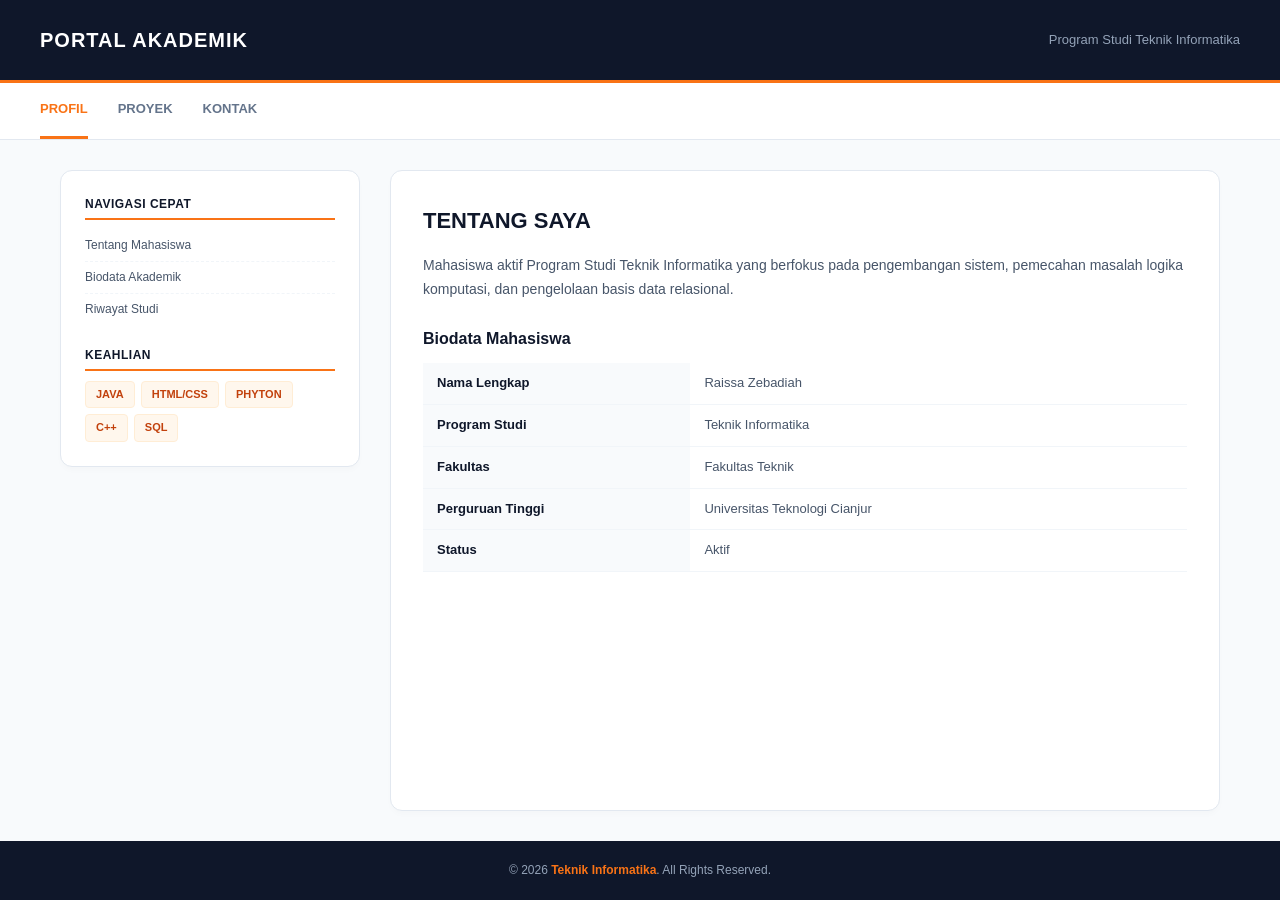
<file: index.html>
<!DOCTYPE html>
<html lang="id">
<head>
    <meta charset="UTF-8">
    <meta name="viewport" content="width=device-width, initial-scale=1.0">
    <title>Profil Mahasiswa - Teknik Informatika</title>
    <link rel="stylesheet" href="style.css">
</head>
<body>

    <header>
        <h1>Portal Akademik</h1>
        <p>Program Studi Teknik Informatika</p>
    </header>

    <nav>
        <ul class="nav-menu">
            <li><a href="index.html" class="active">Profil</a></li>
            <li><a href="project.html">Proyek</a></li>
            <li><a href="contact.html">Kontak</a></li>
        </ul>
    </nav>

    <!-- Tata Letak: aside di kiri, article di kanan -->
    <section>
        <aside>
            <div class="aside-block">
                <h3>Navigasi Cepat</h3>
                <ul class="hobi-list">
                    <li>Tentang Mahasiswa</li>
                    <li>Biodata Akademik</li>
                    <li>Riwayat Studi</li>
                </ul>
            </div>

            <div class="aside-block">
                <h3>Keahlian</h3>
                <div class="skills-badge-group">
                    <span class="skill-badge">JAVA</span>
                    <span class="skill-badge">HTML/CSS</span>
                    <span class="skill-badge">PHYTON</span>
                    <span class="skill-badge">C++</span>
                    <span class="skill-badge">SQL</span>
                </div>
            </div>
        </aside>

        <article>
            <h2>Tentang Saya</h2>
            <p class="about-text">
                Mahasiswa aktif Program Studi Teknik Informatika yang berfokus pada pengembangan sistem, pemecahan masalah logika komputasi, dan pengelolaan basis data relasional.
            </p>

            <h3>Biodata Mahasiswa</h3>
            <table class="biodata-table">
                <tbody>
                    <tr>
                        <th>Nama Lengkap</th>
                        <td>Raissa Zebadiah</td>
                    </tr>
                    <tr>
                        <th>Program Studi</th>
                        <td>Teknik Informatika</td>
                    </tr>
                    <tr>
                        <th>Fakultas</th>
                        <td>Fakultas Teknik</td>
                    </tr>
                    <tr>
                        <th>Perguruan Tinggi</th>
                        <td>Universitas Teknologi Cianjur</td>
                    </tr>
                    <tr>
                        <th>Status</th>
                        <td>Aktif</td>
                    </tr>
                </tbody>
            </table>
        </article>
    </section>

    <footer>
        <p>&copy; 2026 <strong>Teknik Informatika</strong>. All Rights Reserved.</p>
    </footer>

</body>
</html>
</file>
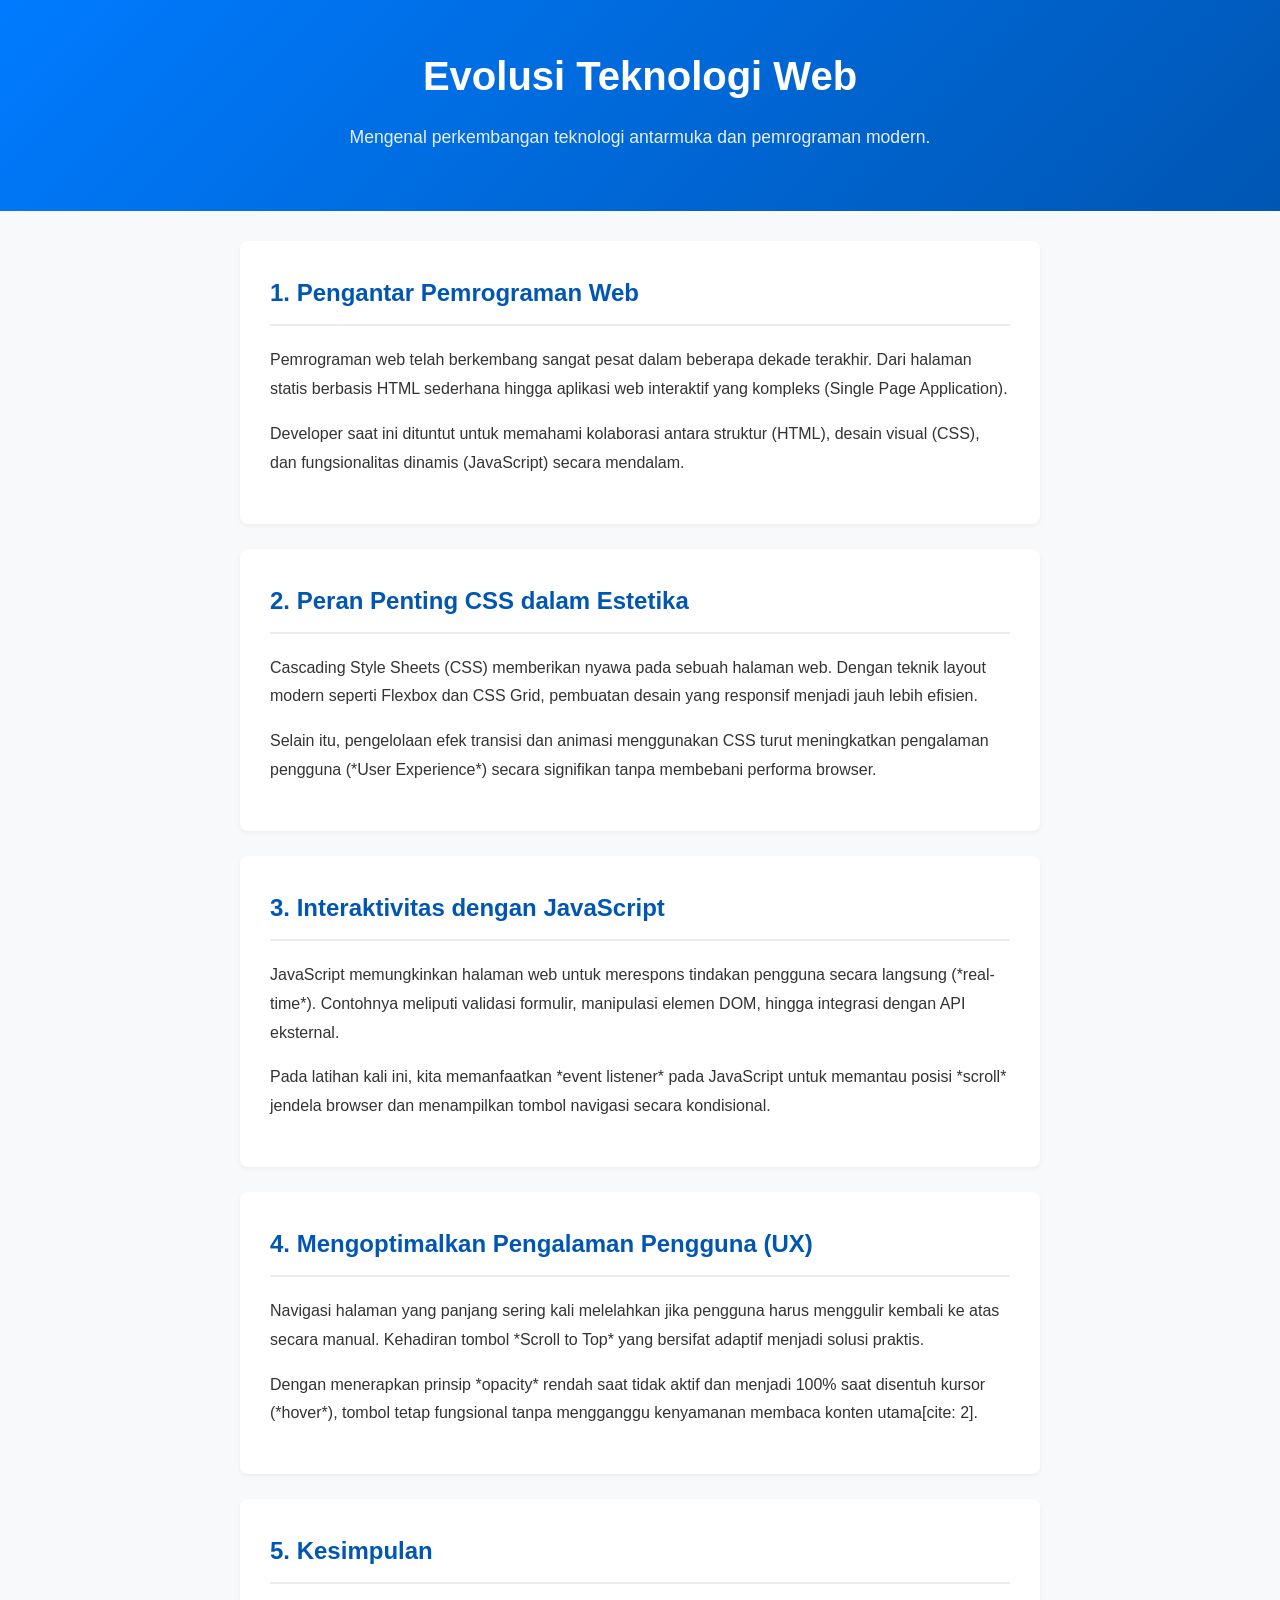
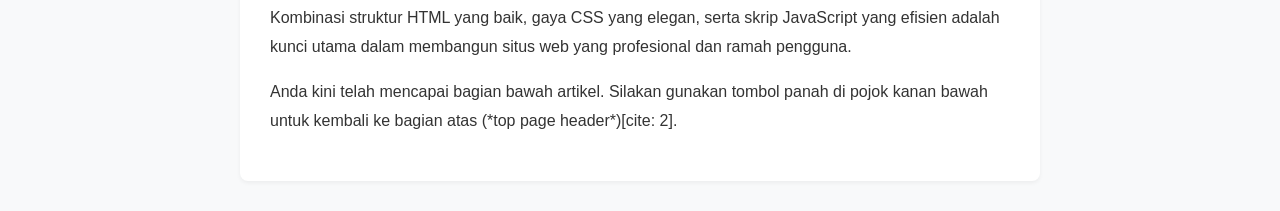
<file: PWD-P4/index.html>
<!DOCTYPE html>
<html lang="en">
<head>
    <meta charset="UTF-8">
    <meta name="viewport" content="width=device-width, initial-scale=1.0">
    <title>Latihan Tombol Scroll to Top - Artikel Teknologi</title>
    <style>
        /* Pengaturan Dasar Halaman */
        body {
            font-family: 'Segoe UI', Tahoma, Geneva, Verdana, sans-serif;
            line-height: 1.8;
            margin: 0;
            padding: 0;
            background-color: #f8f9fa;
            color: #333;
        }

        /* Header Utama */
        header {
            background: linear-gradient(135deg, #007bff, #0056b3);
            color: white;
            padding: 40px 20px;
            text-align: center;
        }

        header h1 {
            margin: 0;
            font-size: 2.5rem;
        }

        header p {
            margin-top: 10px;
            font-size: 1.1rem;
            opacity: 0.9;
        }

        /* Konten Artikel dengan Tinggi > 2000px */
        .article-container {
            max-width: 800px;
            margin: 30px auto;
            padding: 0 20px;
            /* Tinggi total otomatis melebihi 2000px berkat banyaknya paragraf dan section */
        }

        section {
            background: white;
            padding: 30px;
            margin-bottom: 25px;
            border-radius: 8px;
            box-shadow: 0 2px 4px rgba(0,0,0,0.05);
        }

        h2 {
            color: #0056b3;
            border-bottom: 2px solid #e9ecef;
            padding-bottom: 10px;
            margin-top: 0;
        }

        /* Styling Tombol Scroll to Top */
        #scrollTopBtn {
            position: fixed;
            bottom: 30px;
            right: 30px;
            z-index: 99;
            background-color: #007bff;
            color: white;
            border: none;
            outline: none;
            width: 50px;
            height: 50px;
            border-radius: 50%;
            font-size: 22px;
            cursor: pointer;
            
            /* Ketentuan 3: Mengatur nilai opacity awal dan transisi */
            opacity: 0.4;
            transition: opacity 0.3s ease, background-color 0.3s ease;
            
            /* Awalnya tombol disembunyikan */
            display: none;
            
            box-shadow: 0 4px 10px rgba(0, 0, 0, 0.3);
        }

        /* Ketentuan 3: Ketika hover, opacity menjadi 100% (1) */
        #scrollTopBtn:hover {
            opacity: 1;
            background-color: #004085;
        }

        footer {
            text-align: center;
            padding: 20px;
            color: #6c757d;
            font-size: 0.9rem;
        }
    </style>
</head>
<body>

    <!-- Top Page Header -->
    <header id="topHeader">
        <h1>Evolusi Teknologi Web</h1>
        <p>Mengenal perkembangan teknologi antarmuka dan pemrograman modern.</p>
    </header>

    <!-- Konten Halaman (Kedalaman > 2000px) -->
    <div class="article-container">
        <section>
            <h2>1. Pengantar Pemrograman Web</h2>
            <p>Pemrograman web telah berkembang sangat pesat dalam beberapa dekade terakhir. Dari halaman statis berbasis HTML sederhana hingga aplikasi web interaktif yang kompleks (Single Page Application).</p>
            <p>Developer saat ini dituntut untuk memahami kolaborasi antara struktur (HTML), desain visual (CSS), dan fungsionalitas dinamis (JavaScript) secara mendalam.</p>
        </section>

        <section>
            <h2>2. Peran Penting CSS dalam Estetika</h2>
            <p>Cascading Style Sheets (CSS) memberikan nyawa pada sebuah halaman web. Dengan teknik layout modern seperti Flexbox dan CSS Grid, pembuatan desain yang responsif menjadi jauh lebih efisien.</p>
            <p>Selain itu, pengelolaan efek transisi dan animasi menggunakan CSS turut meningkatkan pengalaman pengguna (*User Experience*) secara signifikan tanpa membebani performa browser.</p>
        </section>

        <section>
            <h2>3. Interaktivitas dengan JavaScript</h2>
            <p>JavaScript memungkinkan halaman web untuk merespons tindakan pengguna secara langsung (*real-time*). Contohnya meliputi validasi formulir, manipulasi elemen DOM, hingga integrasi dengan API eksternal.</p>
            <p>Pada latihan kali ini, kita memanfaatkan *event listener* pada JavaScript untuk memantau posisi *scroll* jendela browser dan menampilkan tombol navigasi secara kondisional.</p>
        </section>

        <section>
            <h2>4. Mengoptimalkan Pengalaman Pengguna (UX)</h2>
            <p>Navigasi halaman yang panjang sering kali melelahkan jika pengguna harus menggulir kembali ke atas secara manual. Kehadiran tombol *Scroll to Top* yang bersifat adaptif menjadi solusi praktis.</p>
            <p>Dengan menerapkan prinsip *opacity* rendah saat tidak aktif dan menjadi 100% saat disentuh kursor (*hover*), tombol tetap fungsional tanpa mengganggu kenyamanan membaca konten utama[cite: 2].</p>
        </section>

        <section>
            <h2>5. Kesimpulan</h2>
            <p>Kombinasi struktur HTML yang baik, gaya CSS yang elegan, serta skrip JavaScript yang efisien adalah kunci utama dalam membangun situs web yang profesional dan ramah pengguna.</p>
            <p>Anda kini telah mencapai bagian bawah artikel. Silakan gunakan tombol panah di pojok kanan bawah untuk kembali ke bagian atas (*top page header*)[cite: 2].</p>
        </section>
    </div>

    <!-- Tombol Kembali ke Atas -->
    <button id="scrollTopBtn" onclick="scrollToTop()" title="Kembali ke atas">&#8679;</button>

    <script>
        // Mengambil elemen tombol berdasarkan ID
        let myButton = document.getElementById("scrollTopBtn");

        // Ketika pengguna melakukan scroll pada jendela browser
        window.onscroll = function() {
            scrollFunction();
        };

        function scrollFunction() {
            // Jika posisi scroll ke bawah lebih dari 500px, tampilkan tombol. Jika kurang, sembunyikan[cite: 2].
            if (document.body.scrollTop > 500 || document.documentElement.scrollTop > 500) {
                myButton.style.display = "block";
            } else {
                myButton.style.display = "none";
            }
        }

        // Fungsi ketika tombol diklik: halaman langsung kembali ke posisi atas (top page header)[cite: 2]
        function scrollToTop() {
            window.scrollTo({
                top: 0,
                behavior: 'smooth' // Memberikan efek gulir halus kembali ke atas
            });
        }
    </script>

</body>
</html>
</file>
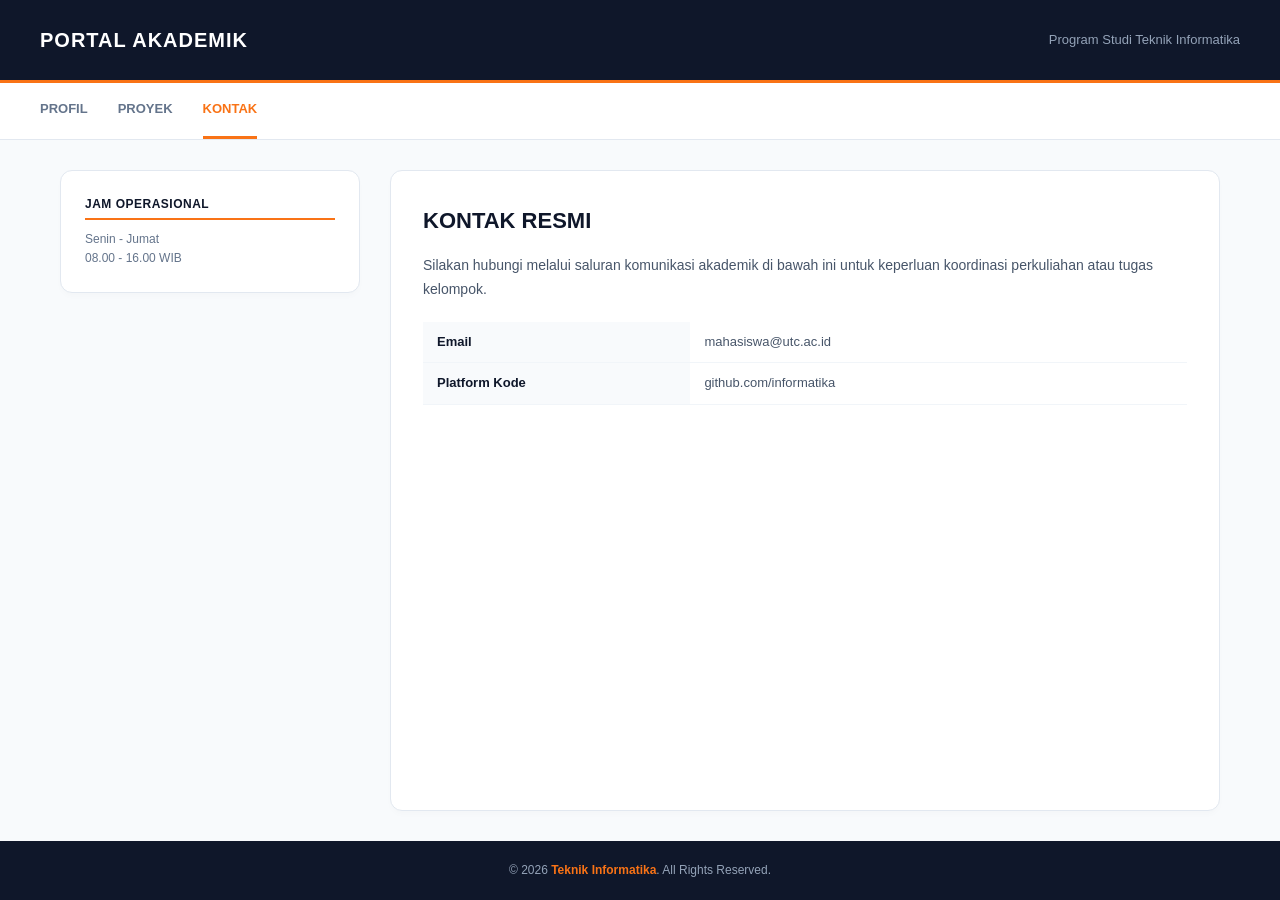
<file: contact.html>
<!DOCTYPE html>
<html lang="id">
<head>
    <meta charset="UTF-8">
    <meta name="viewport" content="width=device-width, initial-scale=1.0">
    <title>Kontak - Teknik Informatika</title>
    <link rel="stylesheet" href="style.css">
</head>
<body>

    <header>
        <h1>Portal Akademik</h1>
        <p>Program Studi Teknik Informatika</p>
    </header>

    <nav>
        <ul class="nav-menu">
            <li><a href="index.html">Profil</a></li>
            <li><a href="project.html">Proyek</a></li>
            <li><a href="contact.html" class="active">Kontak</a></li>
        </ul>
    </nav>

    <section>
        <aside>
            <div class="aside-block">
                <h3>Jam Operasional</h3>
                <p style="font-size: 12px; color: #64748b;">Senin - Jumat<br>08.00 - 16.00 WIB</p>
            </div>
        </aside>

        <article>
            <h2>Kontak Resmi</h2>
            <p class="about-text">
                Silakan hubungi melalui saluran komunikasi akademik di bawah ini untuk keperluan koordinasi perkuliahan atau tugas kelompok.
            </p>

            <table class="biodata-table">
                <tr>
                    <th>Email</th>
                    <td>mahasiswa@utc.ac.id</td>
                </tr>
                <tr>
                    <th>Platform Kode</th>
                    <td>github.com/informatika</td>
                </tr>
            </table>
        </article>
    </section>

    <footer>
        <p>&copy; 2026 <strong>Teknik Informatika</strong>. All Rights Reserved.</p>
    </footer>

</body>
</html>
</file>
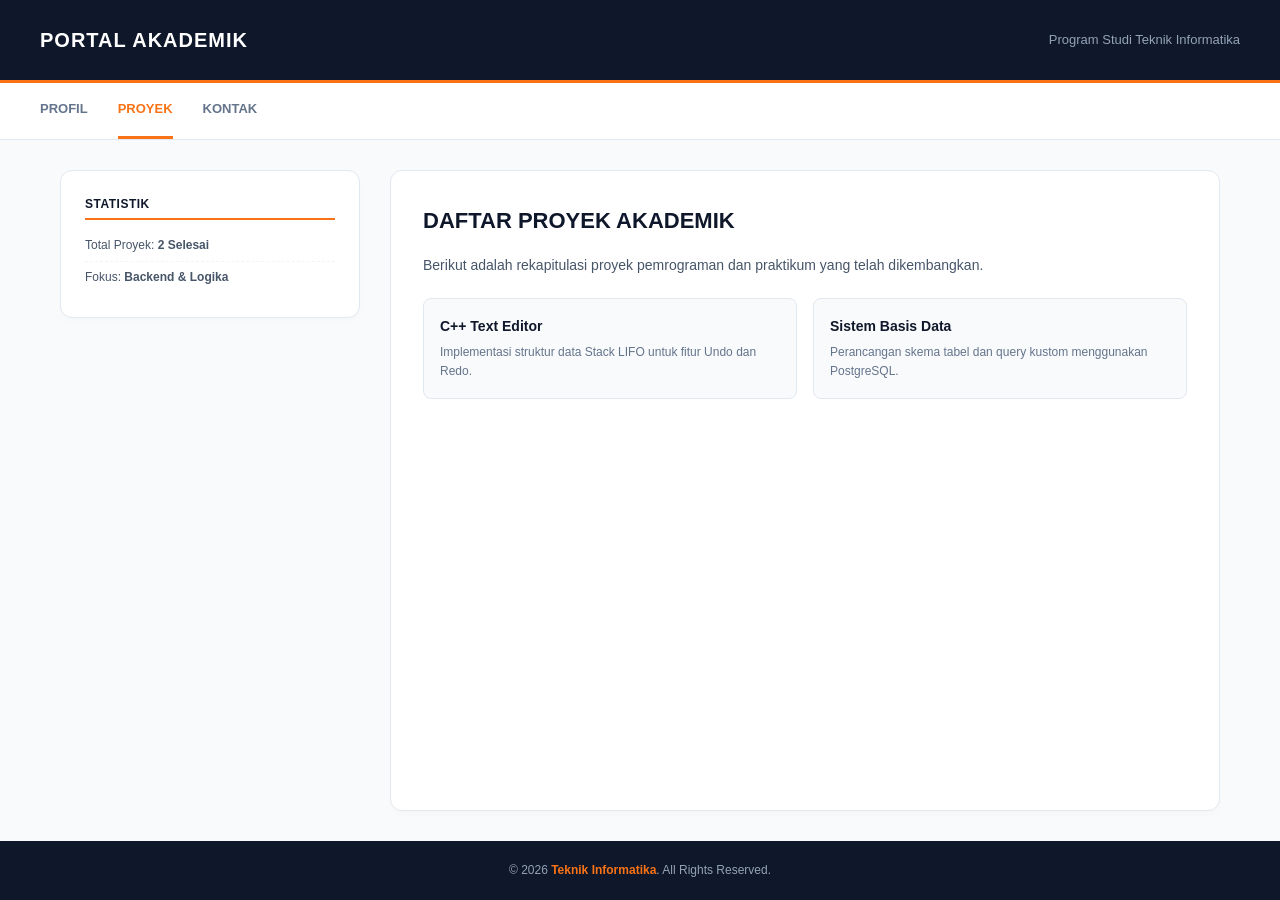
<file: project.html>
<!DOCTYPE html>
<html lang="id">
<head>
    <meta charset="UTF-8">
    <meta name="viewport" content="width=device-width, initial-scale=1.0">
    <title>Proyek - Teknik Informatika</title>
    <link rel="stylesheet" href="style.css">
</head>
<body>

    <header>
        <h1>Portal Akademik</h1>
        <p>Program Studi Teknik Informatika</p>
    </header>

    <nav>
        <ul class="nav-menu">
            <li><a href="index.html">Profil</a></li>
            <li><a href="project.html" class="active">Proyek</a></li>
            <li><a href="contact.html">Kontak</a></li>
        </ul>
    </nav>

    <section>
        <aside>
            <div class="aside-block">
                <h3>Statistik</h3>
                <ul class="hobi-list">
                    <li>Total Proyek: <strong>2 Selesai</strong></li>
                    <li>Fokus: <strong>Backend & Logika</strong></li>
                </ul>
            </div>
        </aside>

        <article>
            <h2>Daftar Proyek Akademik</h2>
            <p class="about-text">
                Berikut adalah rekapitulasi proyek pemrograman dan praktikum yang telah dikembangkan.
            </p>

            <div class="project-grid">
                <div class="project-card">
                    <h4>C++ Text Editor</h4>
                    <p>Implementasi struktur data Stack LIFO untuk fitur Undo dan Redo.</p>
                </div>
                <div class="project-card">
                    <h4>Sistem Basis Data</h4>
                    <p>Perancangan skema tabel dan query kustom menggunakan PostgreSQL.</p>
                </div>
            </div>
        </article>
    </section>

    <footer>
        <p>&copy; 2026 <strong>Teknik Informatika</strong>. All Rights Reserved.</p>
    </footer>

</body>
</html>
</file>
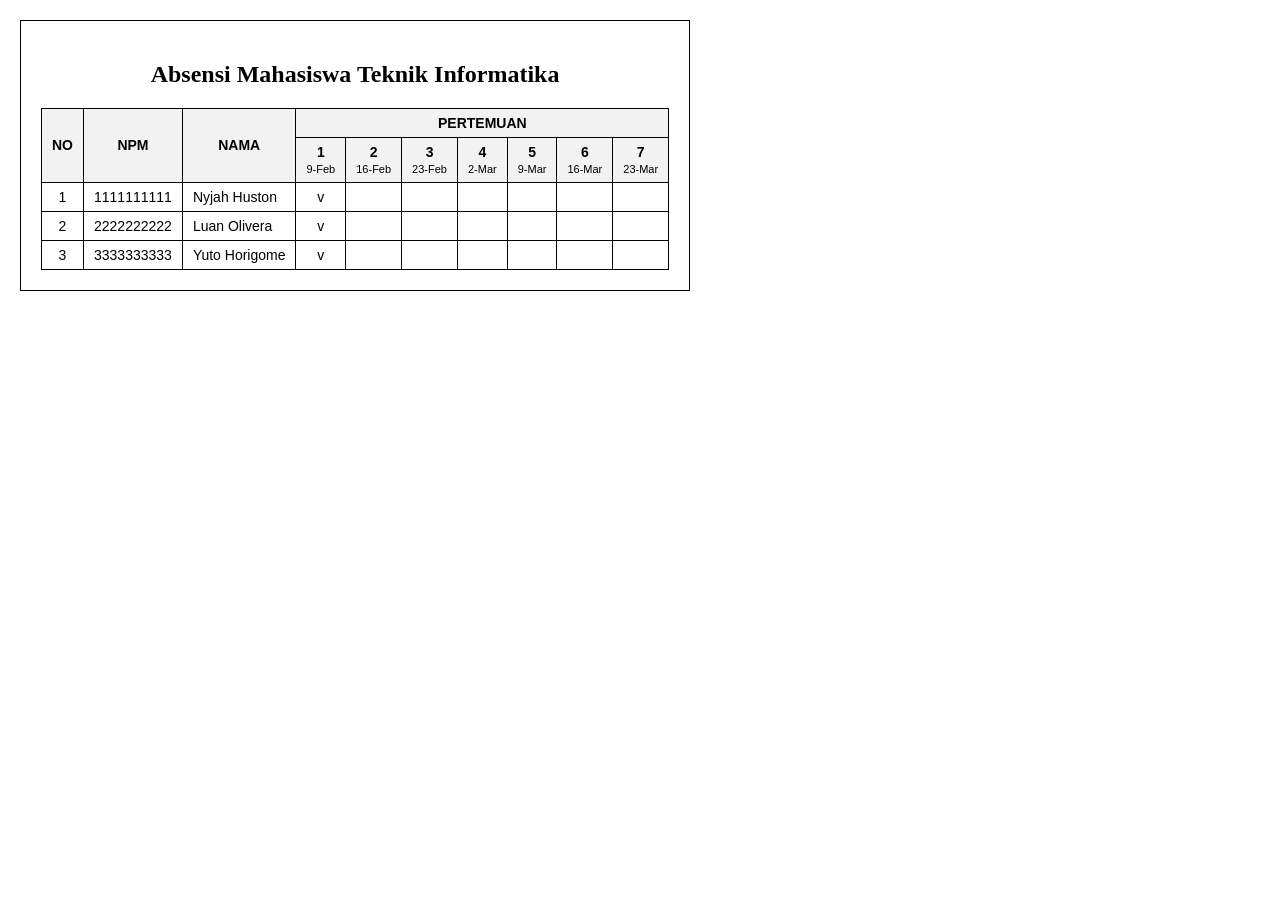
<file: PWD-P2/absensiMahasiswa-1.html>
<!DOCTYPE html>
<html lang="en">
<head>
    <meta charset="UTF-8">
    <meta name="viewport" content="width=device-width, initial-scale=1.0">
    <title>Absensi Mahasiswa Teknik Informatika</title>
    <style>
        body {
            font-family: Arial, sans-serif;
            margin: 20px;
        }

        .container {
            border: 1px solid black;
            padding: 20px;
            display: inline-block;
        }

        h2.judul {
            text-align: center;
            font-family: "Times New Roman", Times, serif;
            margin-bottom: 20px;
        }

        table {
            border-collapse: collapse;
            width: 100%;
            text-align: center;
        }

        th, td {
            border: 1px solid black;
            padding: 6px 10px;
            font-size: 14px;
        }

        th {
            background-color: #f2f2f2;
        }

        .nama {
            text-align: left;
        }
    </style>
</head>
<body>

    <div class="container">
        <h2 class="judul">Absensi Mahasiswa Teknik Informatika</h2>
        
        <table>
            <thead>
                <tr>
                    <th rowspan="2">NO</th>
                    <th rowspan="2">NPM</th>
                    <th rowspan="2">NAMA</th>
                    <th colspan="7">PERTEMUAN</th>
                </tr>
                <tr>
                    <th>1<br><span style="font-size: 11px; font-weight: normal;">9-Feb</span></th>
                    <th>2<br><span style="font-size: 11px; font-weight: normal;">16-Feb</span></th>
                    <th>3<br><span style="font-size: 11px; font-weight: normal;">23-Feb</span></th>
                    <th>4<br><span style="font-size: 11px; font-weight: normal;">2-Mar</span></th>
                    <th>5<br><span style="font-size: 11px; font-weight: normal;">9-Mar</span></th>
                    <th>6<br><span style="font-size: 11px; font-weight: normal;">16-Mar</span></th>
                    <th>7<br><span style="font-size: 11px; font-weight: normal;">23-Mar</span></th>
                </tr>
            </thead>
            <tbody>
                <tr>
                    <td>1</td>
                    <td>1111111111</td>
                    <td class="nama">Nyjah Huston</td>
                    <td>v</td>
                    <td></td>
                    <td></td>
                    <td></td>
                    <td></td>
                    <td></td>
                    <td></td>
                </tr>
                <tr>
                    <td>2</td>
                    <td>2222222222</td>
                    <td class="nama">Luan Olivera</td>
                    <td>v</td>
                    <td></td>
                    <td></td>
                    <td></td>
                    <td></td>
                    <td></td>
                    <td></td>
                </tr>
                <tr>
                    <td>3</td>
                    <td>3333333333</td>
                    <td class="nama">Yuto Horigome</td>
                    <td>v</td>
                    <td></td>
                    <td></td>
                    <td></td>
                    <td></td>
                    <td></td>
                    <td></td>
                </tr>
            </tbody>
        </table>
    </div>

</body>
</html>
</file>
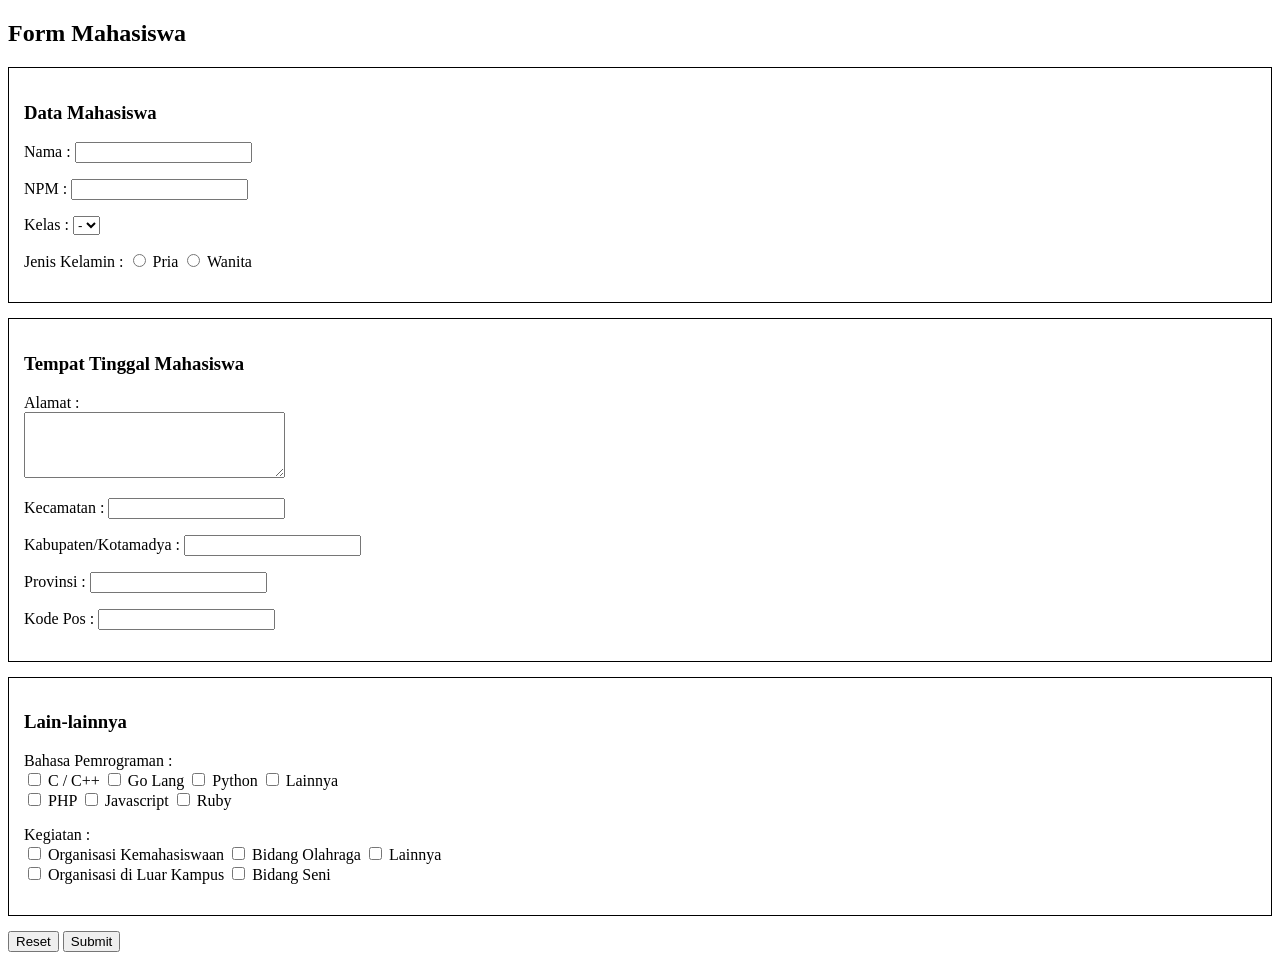
<file: PWD-P2/dataMahasiswa-2.html>
<!DOCTYPE html>
<html>
<head>
    <title>Form Mahasiswa Sederhana</title>
</head>
<body>

    <h2>Form Mahasiswa</h2>

    <form>
        <div style="border: 1px solid black; padding: 15px; margin-bottom: 15px;">
            <h3>Data Mahasiswa</h3>
            <p>
                Nama : <input type="text" name="nama">
            </p>
            <p>
                NPM : <input type="text" name="npm">
            </p>
            <p>
                Kelas : 
                <select name="kelas">
                    <option value="">-</option>
                </select>
            </p>
            <p>
                Jenis Kelamin : 
                <input type="radio" name="jk" value="Pria"> Pria
                <input type="radio" name="jk" value="Wanita"> Wanita
            </p>
        </div>

        <div style="border: 1px solid black; padding: 15px; margin-bottom: 15px;">
            <h3>Tempat Tinggal Mahasiswa</h3>
            <p>
                Alamat :<br>
                <textarea name="alamat" rows="4" cols="30"></textarea>
            </p>
            <p>
                Kecamatan : <input type="text" name="kecamatan">
            </p>
            <p>
                Kabupaten/Kotamadya : <input type="text" name="kabupaten">
            </p>
            <p>
                Provinsi : <input type="text" name="provinsi">
            </p>
            <p>
                Kode Pos : <input type="text" name="kodepos">
            </p>
        </div>

        <div style="border: 1px solid black; padding: 15px; margin-bottom: 15px;">
            <h3>Lain-lainnya</h3>
            <p>
                Bahasa Pemrograman :<br>
                <input type="checkbox" name="bahasa" value="C/C++"> C / C++
                <input type="checkbox" name="bahasa" value="Go Lang"> Go Lang
                <input type="checkbox" name="bahasa" value="Python"> Python
                <input type="checkbox" name="bahasa" value="Lainnya"> Lainnya<br>
                <input type="checkbox" name="bahasa" value="PHP"> PHP
                <input type="checkbox" name="bahasa" value="Javascript"> Javascript
                <input type="checkbox" name="bahasa" value="Ruby"> Ruby
            </p>
            <p>
                Kegiatan :<br>
                <input type="checkbox" name="kegiatan" value="Organisasi Kampus"> Organisasi Kemahasiswaan
                <input type="checkbox" name="kegiatan" value="Olahraga"> Bidang Olahraga
                <input type="checkbox" name="kegiatan" value="Lainnya"> Lainnya<br>
                <input type="checkbox" name="kegiatan" value="Organisasi Luar"> Organisasi di Luar Kampus
                <input type="checkbox" name="kegiatan" value="Seni"> Bidang Seni
            </p>
        </div>
        <input type="reset" value="Reset">
        <input type="submit" value="Submit">
    </form>

</body>
</html>
</file>
<file: style.css>
* {
    margin: 0;
    padding: 0;
    box-sizing: border-box;
}

body {
    font-family: 'Inter', 'Segoe UI', sans-serif;
    background-color: #f8fafc;
    color: #334155;
    line-height: 1.6;
    min-height: 100vh;
    display: flex;
    flex-direction: column;
}

a {
    color: inherit;
    text-decoration: none;
    transition: all 0.2s ease;
}

/* Header Atas */
header {
    background: #0f172a;
    color: #ffffff;
    padding: 24px 40px;
    display: flex;
    justify-content: space-between;
    align-items: center;
    border-bottom: 3px solid #f97316;
}

header h1 {
    font-size: 20px;
    font-weight: 800;
    letter-spacing: 1px;
    text-transform: uppercase;
}

header p {
    font-size: 13px;
    color: #94a3b8;
}

/* Navigasi Baris Horizontal Bersih */
nav {
    background-color: #ffffff;
    border-bottom: 1px solid #e2e8f0;
    padding: 0 40px;
}

.nav-menu {
    display: flex;
    list-style: none;
    gap: 30px;
}

.nav-menu li a {
    display: block;
    padding: 16px 0;
    font-size: 13px;
    font-weight: 700;
    text-transform: uppercase;
    color: #64748b;
    border-bottom: 3px solid transparent;
}

.nav-menu li a:hover {
    color: #f97316;
}

.nav-menu li a.active {
    color: #f97316;
    border-bottom-color: #f97316;
}

/* TATA LETAK UTAMA: ASIDE DI KIRI, ARTICLE DI KANAN */
section {
    display: grid;
    grid-template-columns: 300px 1fr;
    gap: 30px;
    max-width: 1200px;
    width: 100%;
    margin: 30px auto;
    padding: 0 20px;
    flex: 1;
}

/* Aside (Sidebar Kiri) */
aside {
    background-color: #ffffff;
    border: 1px solid #e2e8f0;
    border-radius: 12px;
    padding: 24px;
    height: fit-content;
    box-shadow: 0 4px 6px -1px rgba(0,0,0,0.02);
}

.aside-block {
    margin-bottom: 20px;
}

.aside-block:last-child {
    margin-bottom: 0;
}

.aside-block h3 {
    font-size: 12px;
    font-weight: 800;
    text-transform: uppercase;
    color: #0f172a;
    margin-bottom: 10px;
    letter-spacing: 0.5px;
    border-bottom: 2px solid #f97316;
    padding-bottom: 4px;
}

/* Article (Konten Kanan) */
article {
    background-color: #ffffff;
    border: 1px solid #e2e8f0;
    border-radius: 12px;
    padding: 32px;
    box-shadow: 0 4px 6px -1px rgba(0,0,0,0.02);
}

article h2 {
    font-size: 22px;
    font-weight: 800;
    color: #0f172a;
    margin-bottom: 16px;
    text-transform: uppercase;
}

article h3 {
    font-size: 16px;
    font-weight: 700;
    color: #0f172a;
    margin-top: 24px;
    margin-bottom: 12px;
}

article p.about-text {
    font-size: 14px;
    color: #475569;
    margin-bottom: 20px;
    line-height: 1.7;
}

/* Tabel Biodata */
.biodata-table {
    width: 100%;
    border-collapse: collapse;
    margin-top: 10px;
    margin-bottom: 20px;
    font-size: 13px;
}

.biodata-table th,
.biodata-table td {
    padding: 10px 14px;
    text-align: left;
    border-bottom: 1px solid #f1f5f9;
}

.biodata-table th {
    background-color: #f8fafc;
    color: #0f172a;
    font-weight: 700;
    width: 35%;
}

.biodata-table td {
    color: #475569;
}

/* Badge Skills */
.skills-badge-group {
    display: flex;
    flex-wrap: wrap;
    gap: 6px;
}

.skill-badge {
    background-color: #fff7ed;
    color: #c2410c;
    border: 1px solid #ffedd5;
    padding: 4px 10px;
    border-radius: 4px;
    font-size: 11px;
    font-weight: 700;
}

/* List Samping */
.hobi-list {
    list-style: none;
}

.hobi-list li {
    font-size: 12px;
    color: #475569;
    padding: 6px 0;
    border-bottom: 1px dashed #f1f5f9;
}

.hobi-list li:last-child {
    border-bottom: none;
}

/* Grid Proyek */
.project-grid {
    display: grid;
    grid-template-columns: repeat(2, 1fr);
    gap: 16px;
    margin-top: 16px;
}

.project-card {
    background-color: #f8fafc;
    border: 1px solid #e2e8f0;
    border-radius: 8px;
    padding: 16px;
}

.project-card h4 {
    font-size: 14px;
    font-weight: 800;
    color: #0f172a;
    margin-bottom: 6px;
}

.project-card p {
    font-size: 12px;
    color: #64748b;
}

/* Footer */
footer {
    background-color: #0f172a;
    color: #94a3b8;
    padding: 20px 40px;
    text-align: center;
    font-size: 12px;
    margin-top: auto;
}

footer strong {
    color: #f97316;
}

@media (max-width: 820px) {
    section {
        grid-template-columns: 1fr;
    }
    header {
        flex-direction: column;
        gap: 10px;
        text-align: center;
    }
    .project-grid {
        grid-template-columns: 1fr;
    }
}
</file>
